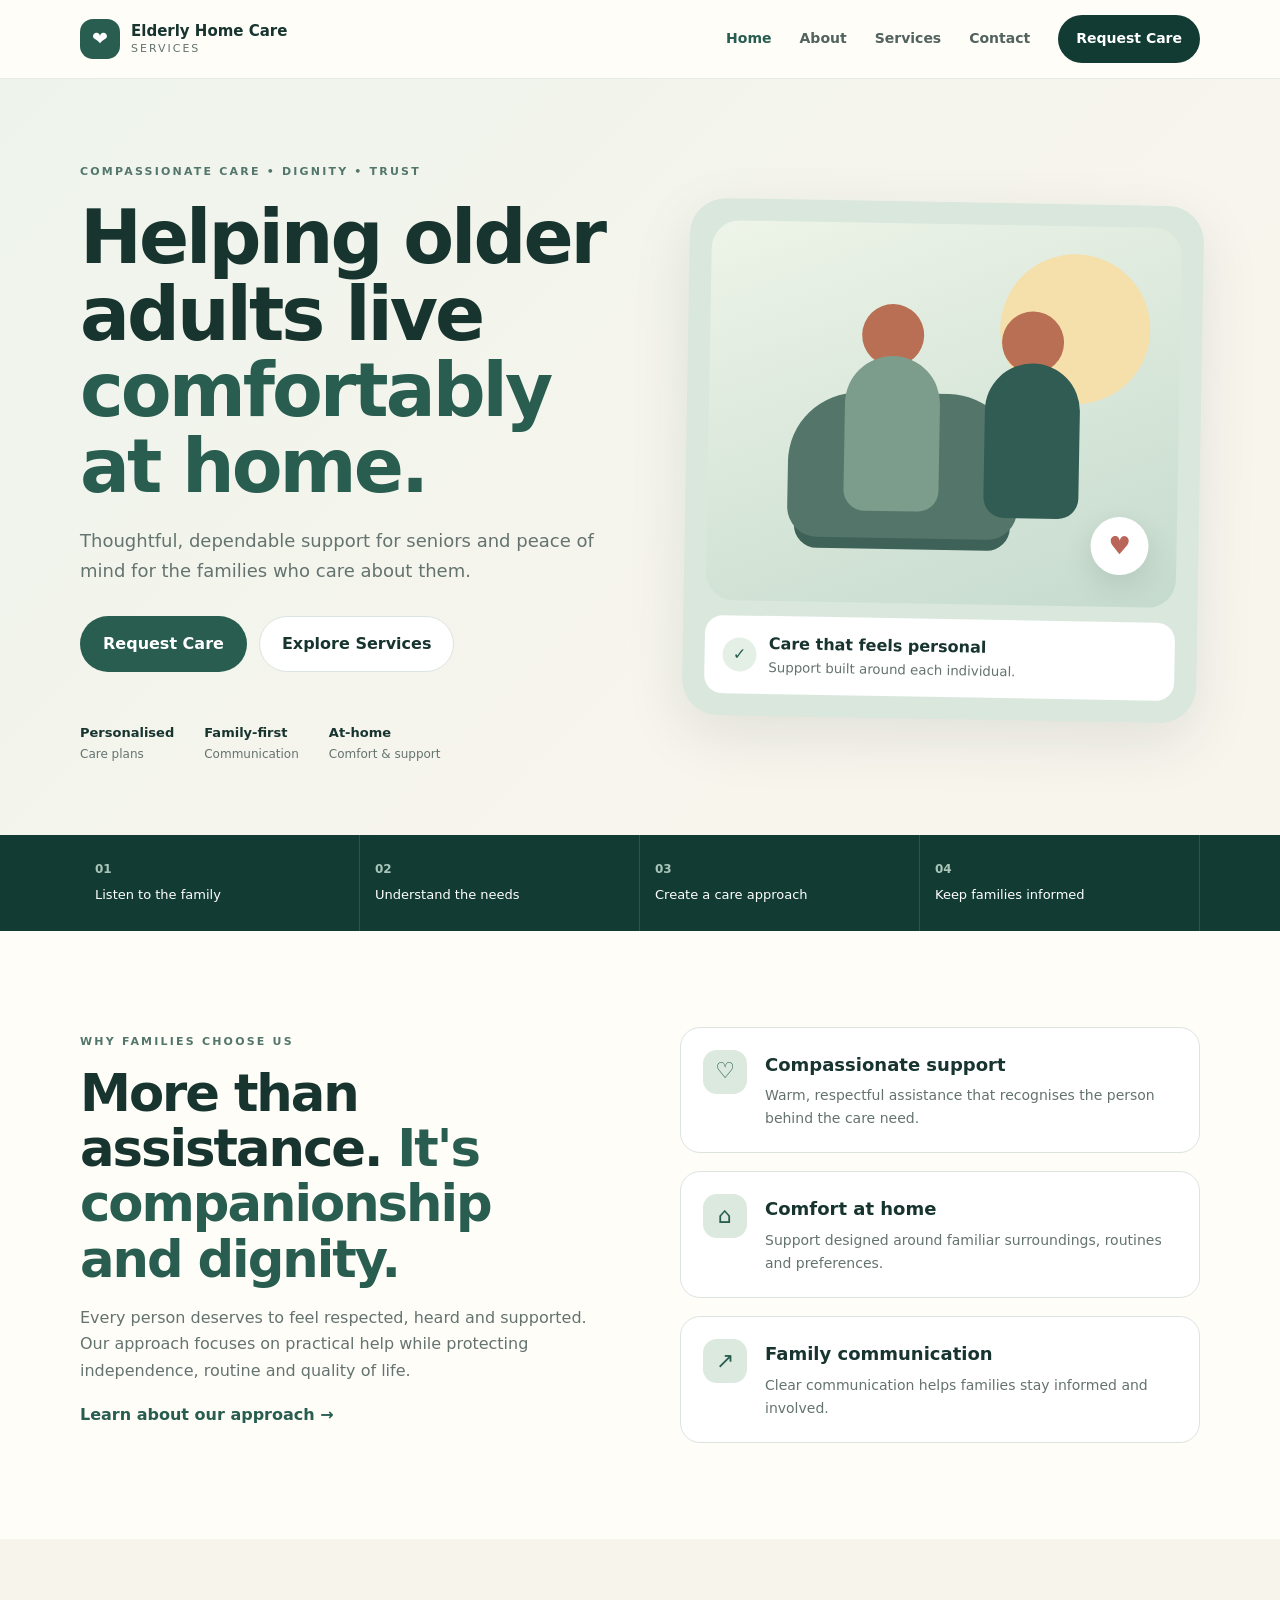
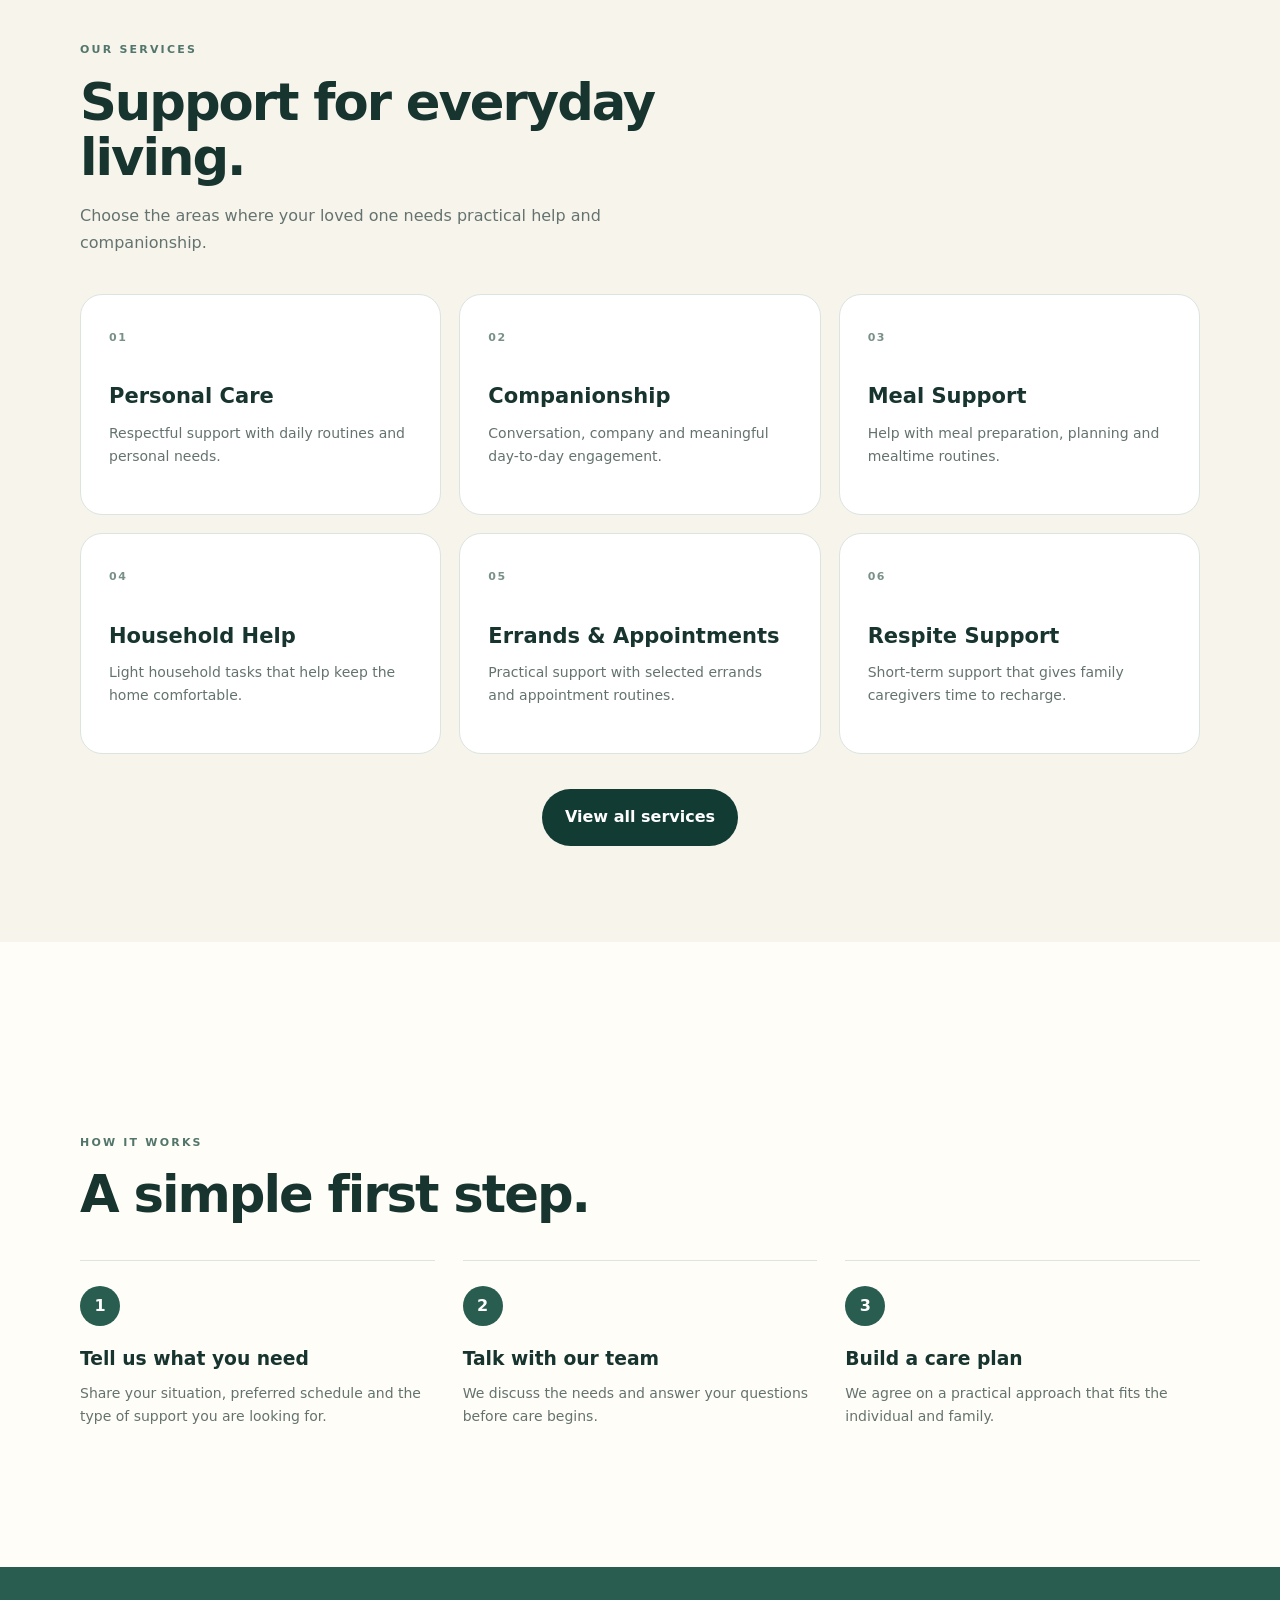
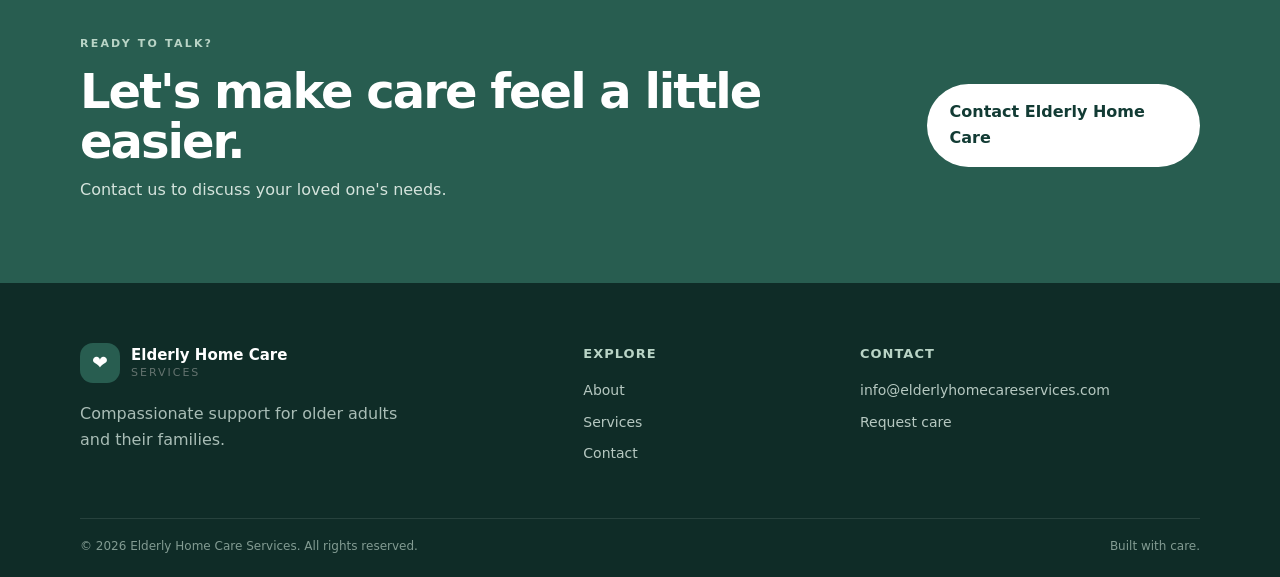
<file: index.html>
<!DOCTYPE html>
<html lang="en">
<head>
  <meta charset="UTF-8">
  <meta name="viewport" content="width=device-width, initial-scale=1.0">
  <meta name="description" content="Elderly Home Care Services provides compassionate, dependable in-home support for older adults and their families.">
  <title>Elderly Home Care Services | Compassionate Care at Home</title>
  <link rel="icon" href="assets/favicon.svg"><link rel="stylesheet" href="assets/style.css">
</head>
<body>
  <header class="site-header">
    <div class="container nav-wrap">
      <a class="brand" href="index.html" aria-label="Elderly Home Care Services home">
        <span class="brand-mark">❤</span>
        <span><strong>Elderly Home Care</strong><small>Services</small></span>
      </a>
      <button class="menu-toggle" aria-label="Open menu" aria-expanded="false">☰</button>
      <nav class="nav" aria-label="Main navigation">
        <a class="active" href="index.html">Home</a>
        <a href="about.html">About</a>
        <a href="services.html">Services</a>
        <a href="contact.html">Contact</a>
        <a class="nav-cta" href="contact.html">Request Care</a>
      </nav>
    </div>
  </header>

  <main>
    <section class="hero">
      <div class="container hero-grid">
        <div class="hero-copy">
          <span class="eyebrow">COMPASSIONATE CARE • DIGNITY • TRUST</span>
          <h1>Helping older adults live <span>comfortably at home.</span></h1>
          <p>Thoughtful, dependable support for seniors and peace of mind for the families who care about them.</p>
          <div class="hero-actions">
            <a class="btn btn-primary" href="contact.html">Request Care</a>
            <a class="btn btn-secondary" href="services.html">Explore Services</a>
          </div>
          <div class="trust-row">
            <div><strong>Personalised</strong><span>Care plans</span></div>
            <div><strong>Family-first</strong><span>Communication</span></div>
            <div><strong>At-home</strong><span>Comfort & support</span></div>
          </div>
        </div>
        <div class="hero-card">
          <div class="care-scene">
            <div class="sun"></div>
            <div class="plant plant-a"></div>
            <div class="plant plant-b"></div>
            <div class="chair"></div>
            <div class="person person-one"><i></i></div>
            <div class="person person-two"><i></i></div>
            <div class="care-heart">♥</div>
          </div>
          <div class="hero-note"><span>✓</span><div><strong>Care that feels personal</strong><small>Support built around each individual.</small></div></div>
        </div>
      </div>
    </section>

    <section class="stats">
      <div class="container stats-grid">
        <div><strong>01</strong><span>Listen to the family</span></div>
        <div><strong>02</strong><span>Understand the needs</span></div>
        <div><strong>03</strong><span>Create a care approach</span></div>
        <div><strong>04</strong><span>Keep families informed</span></div>
      </div>
    </section>

    <section class="section">
      <div class="container two-col">
        <div>
          <span class="eyebrow">WHY FAMILIES CHOOSE US</span>
          <h2>More than assistance. <span>It's companionship and dignity.</span></h2>
          <p>Every person deserves to feel respected, heard and supported. Our approach focuses on practical help while protecting independence, routine and quality of life.</p>
          <a class="text-link" href="about.html">Learn about our approach →</a>
        </div>
        <div class="feature-list">
          <article><span class="icon">♡</span><div><h3>Compassionate support</h3><p>Warm, respectful assistance that recognises the person behind the care need.</p></div></article>
          <article><span class="icon">⌂</span><div><h3>Comfort at home</h3><p>Support designed around familiar surroundings, routines and preferences.</p></div></article>
          <article><span class="icon">↗</span><div><h3>Family communication</h3><p>Clear communication helps families stay informed and involved.</p></div></article>
        </div>
      </div>
    </section>

    <section class="section soft">
      <div class="container">
        <div class="section-heading">
          <span class="eyebrow">OUR SERVICES</span>
          <h2>Support for everyday living.</h2>
          <p>Choose the areas where your loved one needs practical help and companionship.</p>
        </div>
        <div class="service-grid">
          <article class="service-card"><span class="service-number">01</span><h3>Personal Care</h3><p>Respectful support with daily routines and personal needs.</p></article>
          <article class="service-card"><span class="service-number">02</span><h3>Companionship</h3><p>Conversation, company and meaningful day-to-day engagement.</p></article>
          <article class="service-card"><span class="service-number">03</span><h3>Meal Support</h3><p>Help with meal preparation, planning and mealtime routines.</p></article>
          <article class="service-card"><span class="service-number">04</span><h3>Household Help</h3><p>Light household tasks that help keep the home comfortable.</p></article>
          <article class="service-card"><span class="service-number">05</span><h3>Errands & Appointments</h3><p>Practical support with selected errands and appointment routines.</p></article>
          <article class="service-card"><span class="service-number">06</span><h3>Respite Support</h3><p>Short-term support that gives family caregivers time to recharge.</p></article>
        </div>
        <div class="center"><a class="btn btn-dark" href="services.html">View all services</a></div>
      </div>
    </section>

    <section class="section">
      <div class="container process">
        <div class="section-heading">
          <span class="eyebrow">HOW IT WORKS</span>
          <h2>A simple first step.</h2>
        </div>
        <div class="process-grid">
          <div><span>1</span><h3>Tell us what you need</h3><p>Share your situation, preferred schedule and the type of support you are looking for.</p></div>
          <div><span>2</span><h3>Talk with our team</h3><p>We discuss the needs and answer your questions before care begins.</p></div>
          <div><span>3</span><h3>Build a care plan</h3><p>We agree on a practical approach that fits the individual and family.</p></div>
        </div>
      </div>
    </section>

    <section class="cta">
      <div class="container cta-inner">
        <div><span class="eyebrow">READY TO TALK?</span><h2>Let's make care feel a little easier.</h2><p>Contact us to discuss your loved one's needs.</p></div>
        <a class="btn btn-light" href="contact.html">Contact Elderly Home Care</a>
      </div>
    </section>
  </main>

  <footer class="footer">
    <div class="container footer-grid">
      <div><a class="brand footer-brand" href="index.html"><span class="brand-mark">❤</span><span><strong>Elderly Home Care</strong><small>Services</small></span></a><p>Compassionate support for older adults and their families.</p></div>
      <div><h4>Explore</h4><a href="about.html">About</a><a href="services.html">Services</a><a href="contact.html">Contact</a></div>
      <div><h4>Contact</h4><a href="mailto:info@elderlyhomecareservices.com">info@elderlyhomecareservices.com</a><a href="contact.html">Request care</a></div>
    </div>
    <div class="container footer-bottom"><span>© <span id="year"></span> Elderly Home Care Services. All rights reserved.</span><span>Built with care.</span></div>
  </footer>
  <script src="assets/script.js"></script>
</body>
</html>
</file>
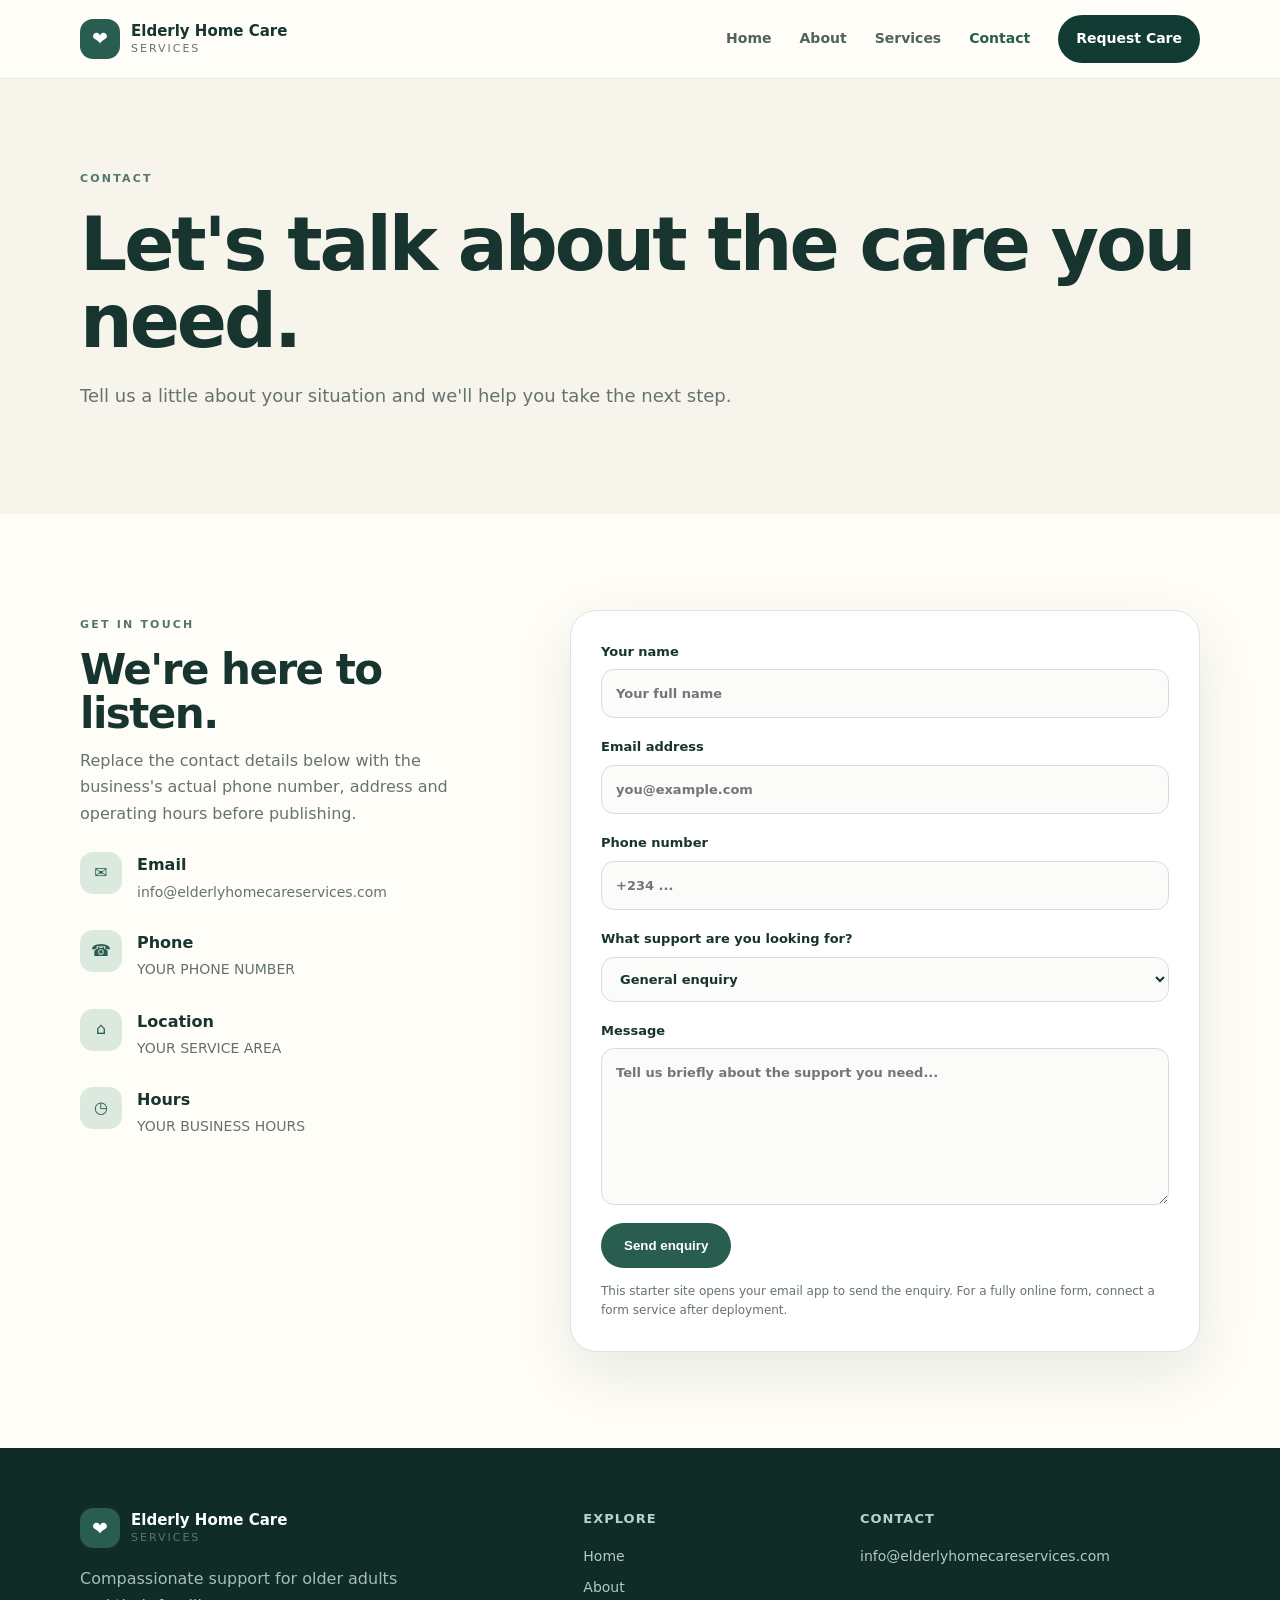
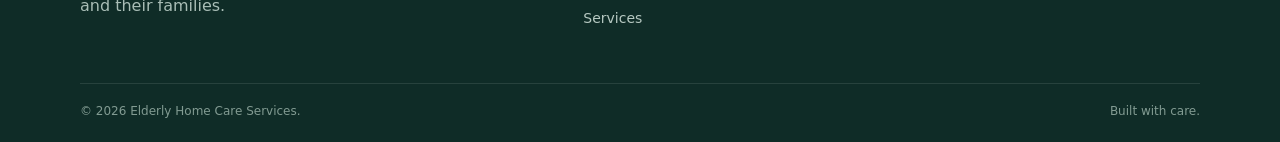
<file: contact.html>
<!DOCTYPE html>
<html lang="en">
<head>
  <meta charset="UTF-8"><meta name="viewport" content="width=device-width, initial-scale=1.0">
  <meta name="description" content="Contact Elderly Home Care Services to discuss home care and companionship support.">
  <title>Contact | Elderly Home Care Services</title>
  <link rel="icon" href="assets/favicon.svg"><link rel="stylesheet" href="assets/style.css">
</head>
<body>
<header class="site-header"><div class="container nav-wrap"><a class="brand" href="index.html"><span class="brand-mark">❤</span><span><strong>Elderly Home Care</strong><small>Services</small></span></a><button class="menu-toggle" aria-label="Open menu" aria-expanded="false">☰</button><nav class="nav"><a href="index.html">Home</a><a href="about.html">About</a><a href="services.html">Services</a><a class="active" href="contact.html">Contact</a><a class="nav-cta" href="contact.html">Request Care</a></nav></div></header>
<main>
<section class="page-hero"><div class="container"><span class="eyebrow">CONTACT</span><h1>Let's talk about the care you need.</h1><p>Tell us a little about your situation and we'll help you take the next step.</p></div></section>
<section class="section"><div class="container contact-grid">
<div class="contact-info"><span class="eyebrow">GET IN TOUCH</span><h2>We're here to listen.</h2><p>Replace the contact details below with the business's actual phone number, address and operating hours before publishing.</p>
<div class="contact-item"><span>✉</span><div><strong>Email</strong><a href="mailto:info@elderlyhomecareservices.com">info@elderlyhomecareservices.com</a></div></div>
<div class="contact-item"><span>☎</span><div><strong>Phone</strong><p>YOUR PHONE NUMBER</p></div></div>
<div class="contact-item"><span>⌂</span><div><strong>Location</strong><p>YOUR SERVICE AREA</p></div></div>
<div class="contact-item"><span>◷</span><div><strong>Hours</strong><p>YOUR BUSINESS HOURS</p></div></div>
</div>
<form class="contact-form" id="contactForm">
<label>Your name<input name="name" required placeholder="Your full name"></label>
<label>Email address<input type="email" name="email" required placeholder="you@example.com"></label>
<label>Phone number<input name="phone" placeholder="+234 ..."></label>
<label>What support are you looking for?<select name="service"><option>General enquiry</option><option>Personal care</option><option>Companionship</option><option>Meal support</option><option>Household help</option><option>Errands & appointments</option><option>Respite support</option></select></label>
<label>Message<textarea name="message" required rows="6" placeholder="Tell us briefly about the support you need..."></textarea></label>
<button class="btn btn-primary" type="submit">Send enquiry</button>
<p class="form-note">This starter site opens your email app to send the enquiry. For a fully online form, connect a form service after deployment.</p>
</form>
</div></section>
</main>
<footer class="footer"><div class="container footer-grid"><div><a class="brand footer-brand" href="index.html"><span class="brand-mark">❤</span><span><strong>Elderly Home Care</strong><small>Services</small></span></a><p>Compassionate support for older adults and their families.</p></div><div><h4>Explore</h4><a href="index.html">Home</a><a href="about.html">About</a><a href="services.html">Services</a></div><div><h4>Contact</h4><a href="mailto:info@elderlyhomecareservices.com">info@elderlyhomecareservices.com</a></div></div><div class="container footer-bottom"><span>© <span id="year"></span> Elderly Home Care Services.</span><span>Built with care.</span></div></footer>
<script src="assets/script.js"></script>
</body>
</html>
</file>
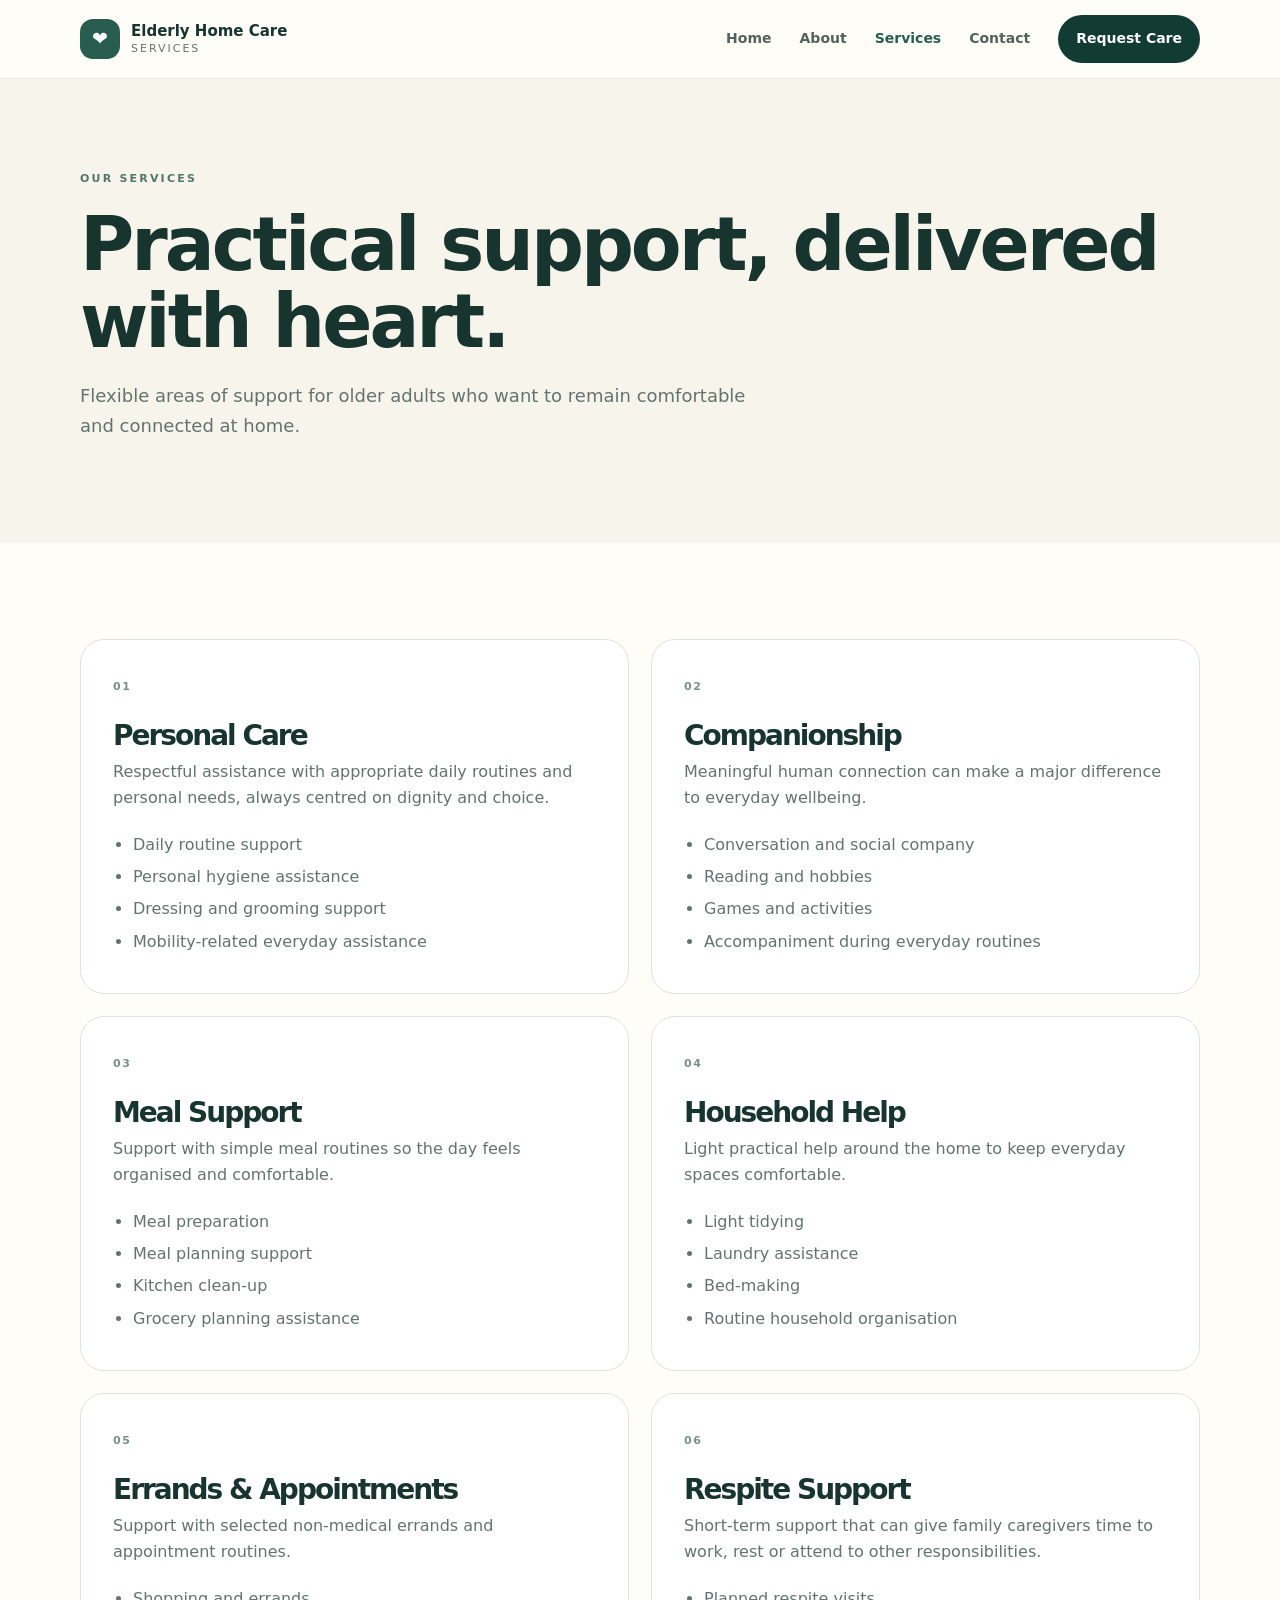
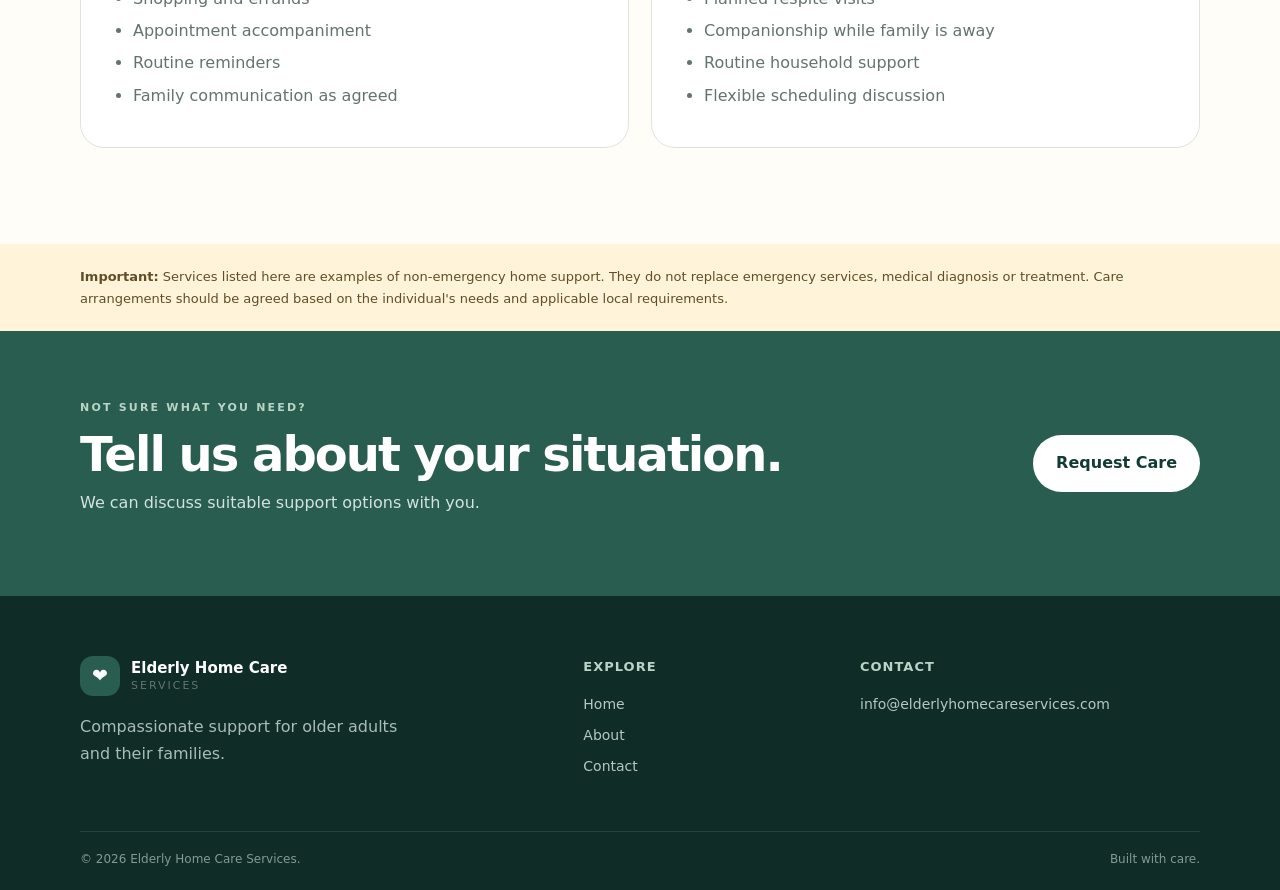
<file: services.html>
<!DOCTYPE html>
<html lang="en">
<head>
  <meta charset="UTF-8"><meta name="viewport" content="width=device-width, initial-scale=1.0">
  <meta name="description" content="Explore home care and companionship services from Elderly Home Care Services.">
  <title>Services | Elderly Home Care Services</title>
  <link rel="icon" href="assets/favicon.svg"><link rel="stylesheet" href="assets/style.css">
</head>
<body>
<header class="site-header"><div class="container nav-wrap"><a class="brand" href="index.html"><span class="brand-mark">❤</span><span><strong>Elderly Home Care</strong><small>Services</small></span></a><button class="menu-toggle" aria-label="Open menu" aria-expanded="false">☰</button><nav class="nav"><a href="index.html">Home</a><a href="about.html">About</a><a class="active" href="services.html">Services</a><a href="contact.html">Contact</a><a class="nav-cta" href="contact.html">Request Care</a></nav></div></header>
<main>
<section class="page-hero"><div class="container"><span class="eyebrow">OUR SERVICES</span><h1>Practical support, delivered with heart.</h1><p>Flexible areas of support for older adults who want to remain comfortable and connected at home.</p></div></section>
<section class="section"><div class="container service-detail-grid">
<article class="detail-card"><span class="service-number">01</span><h2>Personal Care</h2><p>Respectful assistance with appropriate daily routines and personal needs, always centred on dignity and choice.</p><ul><li>Daily routine support</li><li>Personal hygiene assistance</li><li>Dressing and grooming support</li><li>Mobility-related everyday assistance</li></ul></article>
<article class="detail-card"><span class="service-number">02</span><h2>Companionship</h2><p>Meaningful human connection can make a major difference to everyday wellbeing.</p><ul><li>Conversation and social company</li><li>Reading and hobbies</li><li>Games and activities</li><li>Accompaniment during everyday routines</li></ul></article>
<article class="detail-card"><span class="service-number">03</span><h2>Meal Support</h2><p>Support with simple meal routines so the day feels organised and comfortable.</p><ul><li>Meal preparation</li><li>Meal planning support</li><li>Kitchen clean-up</li><li>Grocery planning assistance</li></ul></article>
<article class="detail-card"><span class="service-number">04</span><h2>Household Help</h2><p>Light practical help around the home to keep everyday spaces comfortable.</p><ul><li>Light tidying</li><li>Laundry assistance</li><li>Bed-making</li><li>Routine household organisation</li></ul></article>
<article class="detail-card"><span class="service-number">05</span><h2>Errands & Appointments</h2><p>Support with selected non-medical errands and appointment routines.</p><ul><li>Shopping and errands</li><li>Appointment accompaniment</li><li>Routine reminders</li><li>Family communication as agreed</li></ul></article>
<article class="detail-card"><span class="service-number">06</span><h2>Respite Support</h2><p>Short-term support that can give family caregivers time to work, rest or attend to other responsibilities.</p><ul><li>Planned respite visits</li><li>Companionship while family is away</li><li>Routine household support</li><li>Flexible scheduling discussion</li></ul></article>
</div></div></section>
<section class="notice"><div class="container"><strong>Important:</strong> Services listed here are examples of non-emergency home support. They do not replace emergency services, medical diagnosis or treatment. Care arrangements should be agreed based on the individual's needs and applicable local requirements.</div></section>
<section class="cta"><div class="container cta-inner"><div><span class="eyebrow">NOT SURE WHAT YOU NEED?</span><h2>Tell us about your situation.</h2><p>We can discuss suitable support options with you.</p></div><a class="btn btn-light" href="contact.html">Request Care</a></div></section>
</main>
<footer class="footer"><div class="container footer-grid"><div><a class="brand footer-brand" href="index.html"><span class="brand-mark">❤</span><span><strong>Elderly Home Care</strong><small>Services</small></span></a><p>Compassionate support for older adults and their families.</p></div><div><h4>Explore</h4><a href="index.html">Home</a><a href="about.html">About</a><a href="contact.html">Contact</a></div><div><h4>Contact</h4><a href="mailto:info@elderlyhomecareservices.com">info@elderlyhomecareservices.com</a></div></div><div class="container footer-bottom"><span>© <span id="year"></span> Elderly Home Care Services.</span><span>Built with care.</span></div></footer>
<script src="assets/script.js"></script>
</body>
</html>
</file>
<file: assets/style.css>
:root{--ink:#17342f;--muted:#64736f;--cream:#f7f4ec;--paper:#fffdf8;--sage:#dce9df;--green:#285d50;--dark:#123b34;--line:#dce4df;--white:#fff;--shadow:0 20px 60px rgba(23,52,47,.10);--radius:24px}*{box-sizing:border-box}html{scroll-behavior:smooth}body{margin:0;font-family:Inter,ui-sans-serif,system-ui,-apple-system,BlinkMacSystemFont,"Segoe UI",sans-serif;color:var(--ink);background:var(--paper);line-height:1.65}a{color:inherit;text-decoration:none}p{color:var(--muted);margin:0 0 18px}.container{width:min(1120px,calc(100% - 40px));margin:auto}.site-header{position:sticky;top:0;z-index:50;background:rgba(255,253,248,.94);backdrop-filter:blur(14px);border-bottom:1px solid rgba(220,228,223,.75)}.nav-wrap{height:78px;display:flex;align-items:center;justify-content:space-between}.brand{display:flex;align-items:center;gap:11px;color:var(--ink)}.brand-mark{width:40px;height:40px;border-radius:13px;background:var(--green);color:#fff;display:grid;place-items:center;font-size:19px}.brand strong,.brand small{display:block;line-height:1.1}.brand strong{font-size:15px}.brand small{font-size:11px;letter-spacing:2px;text-transform:uppercase;color:var(--muted);margin-top:4px}.nav{display:flex;align-items:center;gap:28px;font-size:14px;font-weight:650}.nav a{color:#52625e}.nav a:hover,.nav a.active{color:var(--green)}.nav-cta{background:var(--dark)!important;color:#fff!important;padding:12px 18px;border-radius:999px}.menu-toggle{display:none;border:0;background:none;font-size:28px;color:var(--ink)}.hero{background:linear-gradient(135deg,#eef4ec 0%,#f8f5ed 70%);padding:78px 0 70px;overflow:hidden}.hero-grid{display:grid;grid-template-columns:1.03fr .97fr;gap:60px;align-items:center}.eyebrow{font-size:11px;font-weight:800;letter-spacing:2.2px;color:#53766c}.hero h1,.page-hero h1{font-size:clamp(44px,6vw,74px);line-height:1.03;letter-spacing:-3px;margin:16px 0 22px}.hero h1 span,h2 span{color:var(--green)}.hero-copy>p{font-size:18px;max-width:620px}.hero-actions{display:flex;gap:12px;margin:30px 0}.btn{display:inline-flex;justify-content:center;align-items:center;padding:14px 22px;border-radius:999px;font-weight:750;border:1px solid transparent;transition:.2s ease;cursor:pointer}.btn:hover{transform:translateY(-2px)}.btn-primary{background:var(--green);color:#fff}.btn-secondary{background:#fff;border-color:var(--line);color:var(--ink)}.btn-dark{background:var(--dark);color:#fff}.btn-light{background:#fff;color:var(--dark)}.trust-row{display:flex;gap:30px;padding-top:20px}.trust-row div{display:grid;gap:2px}.trust-row strong{font-size:13px}.trust-row span{font-size:12px;color:var(--muted)}.hero-card{background:#d9e7dd;border-radius:36px;padding:22px;box-shadow:var(--shadow);transform:rotate(1deg)}.care-scene{height:380px;border-radius:28px;background:linear-gradient(160deg,#eef4e8,#c5dbce);position:relative;overflow:hidden}.sun{position:absolute;width:150px;height:150px;border-radius:50%;background:#f5dfaa;right:30px;top:28px}.chair{position:absolute;width:230px;height:145px;background:#54766a;border-radius:70px 70px 30px 30px;bottom:65px;left:80px;box-shadow:0 18px 0 -7px #3f6258}.person{position:absolute;border-radius:50% 50% 18% 18%;bottom:87px}.person:before{content:"";position:absolute;width:62px;height:62px;border-radius:50%;background:#b96f54;top:-52px;left:32px}.person:after{content:"";position:absolute;width:95px;height:155px;border-radius:50px 50px 22px 22px;background:#d79a72;top:0;left:16px}.person-one{left:120px;width:120px;height:160px}.person-one:after{background:#7d9d8c}.person-two{left:260px;width:115px;height:155px}.person-two:after{background:#315c53}.care-heart{position:absolute;right:28px;bottom:32px;width:58px;height:58px;border-radius:50%;background:#fff;color:#b96558;display:grid;place-items:center;font-size:25px;box-shadow:0 10px 30px rgba(0,0,0,.1)}.hero-note{background:#fff;border-radius:18px;padding:15px 18px;margin-top:15px;display:flex;gap:12px;align-items:center}.hero-note>span{width:34px;height:34px;border-radius:50%;background:#e4f0e6;color:var(--green);display:grid;place-items:center;font-weight:900}.hero-note small{display:block;color:var(--muted)}.stats{background:var(--dark);color:#fff}.stats-grid{display:grid;grid-template-columns:repeat(4,1fr)}.stats-grid div{padding:25px 15px;border-right:1px solid rgba(255,255,255,.12);display:grid;gap:4px}.stats-grid strong{font-size:12px;color:#a9c5b8}.stats-grid span{font-size:13px}.section{padding:96px 0}.two-col{display:grid;grid-template-columns:1fr 1fr;gap:80px;align-items:start}.section h2{font-size:clamp(32px,4vw,52px);line-height:1.08;letter-spacing:-2px;margin:13px 0 18px}.text-link{font-weight:800;color:var(--green)}.feature-list{display:grid;gap:18px}.feature-list article{display:flex;gap:18px;padding:22px;border:1px solid var(--line);border-radius:20px;background:#fff}.feature-list h3{margin:0 0 5px;font-size:18px}.feature-list p{margin:0;font-size:14px}.icon{width:44px;height:44px;flex:0 0 44px;border-radius:14px;background:var(--sage);display:grid;place-items:center;color:var(--green);font-size:22px}.soft{background:var(--cream)}.section-heading{max-width:650px;margin-bottom:38px}.section-heading p{font-size:16px}.service-grid{display:grid;grid-template-columns:repeat(3,1fr);gap:18px}.service-card{background:#fff;border:1px solid var(--line);padding:28px;border-radius:22px;min-height:205px;transition:.2s}.service-card:hover,.detail-card:hover{transform:translateY(-4px);box-shadow:var(--shadow)}.service-number{font-size:11px;font-weight:900;letter-spacing:1.5px;color:#789187}.service-card h3{font-size:21px;margin:30px 0 8px}.service-card p{font-size:14px}.center{text-align:center;margin-top:35px}.process{padding-top:90px}.process-grid{display:grid;grid-template-columns:repeat(3,1fr);gap:28px}.process-grid>div{padding:25px 0;border-top:1px solid var(--line)}.process-grid span{width:40px;height:40px;border-radius:50%;background:var(--green);color:#fff;display:grid;place-items:center;font-weight:800}.process-grid h3{margin:18px 0 7px}.process-grid p{font-size:14px}.cta{background:var(--green);color:#fff;padding:62px 0}.cta .eyebrow{color:#b9d4c6}.cta h2{font-size:clamp(32px,4vw,48px);letter-spacing:-2px;line-height:1.05;margin:10px 0}.cta p{color:#d4e3dc}.cta-inner{display:flex;align-items:center;justify-content:space-between;gap:40px}.footer{background:#0f2c27;color:#fff;padding:60px 0 20px}.footer p{color:#a9bdb6;max-width:320px}.footer-brand{color:#fff;margin-bottom:18px}.footer-grid{display:grid;grid-template-columns:2fr 1fr 1.5fr;gap:50px}.footer h4{margin:0 0 15px;font-size:13px;letter-spacing:1px;text-transform:uppercase;color:#b9d4c6}.footer-grid>div>a:not(.brand){display:block;color:#b6c8c1;font-size:14px;margin:8px 0}.footer-bottom{border-top:1px solid rgba(255,255,255,.1);margin-top:45px;padding-top:18px;display:flex;justify-content:space-between;color:#829b92;font-size:12px}.page-hero{background:var(--cream);padding:85px 0}.page-hero p{max-width:680px;font-size:18px}.about-intro{align-items:center}.quote-card{background:var(--dark);color:#fff;padding:42px;border-radius:28px}.quote-card>span{font-size:60px;line-height:.5;color:#a9c5b8}.quote-card p{color:#fff;font-size:25px;line-height:1.35;margin:15px 0 0}.values-grid{display:grid;grid-template-columns:repeat(4,1fr);gap:18px}.values-grid article{background:#fff;border:1px solid var(--line);padding:25px;border-radius:20px}.values-grid span{font-size:12px;color:var(--green);font-weight:900}.values-grid h3{margin:25px 0 8px}.values-grid p{font-size:14px}.service-detail-grid{display:grid;grid-template-columns:repeat(2,1fr);gap:22px}.detail-card{padding:32px;border:1px solid var(--line);border-radius:24px;background:#fff;transition:.2s}.detail-card h2{font-size:28px;margin:22px 0 8px}.detail-card ul{padding-left:20px;color:var(--muted);margin:20px 0 0}.detail-card li{margin:6px 0}.notice{background:#fff3d9;padding:22px 0;color:#624d27;font-size:13px}.contact-grid{display:grid;grid-template-columns:.8fr 1.2fr;gap:70px}.contact-info h2{font-size:42px;line-height:1.05;letter-spacing:-1.5px;margin:12px 0}.contact-item{display:flex;gap:15px;margin:25px 0}.contact-item>span{width:42px;height:42px;border-radius:13px;background:var(--sage);display:grid;place-items:center;color:var(--green)}.contact-item strong{display:block}.contact-item p,.contact-item a{font-size:14px;margin:2px 0;color:var(--muted)}.contact-form{background:#fff;border:1px solid var(--line);border-radius:26px;padding:30px;box-shadow:var(--shadow)}.contact-form label{display:block;font-weight:700;font-size:13px;margin-bottom:18px}.contact-form input,.contact-form textarea,.contact-form select{display:block;width:100%;margin-top:7px;border:1px solid #d5dfda;border-radius:13px;padding:13px 14px;font:inherit;background:#fbfcfa;color:var(--ink);outline:none}.contact-form input:focus,.contact-form textarea:focus,.contact-form select:focus{border-color:var(--green);box-shadow:0 0 0 3px rgba(40,93,80,.1)}.contact-form textarea{resize:vertical}.form-note{font-size:12px;margin:14px 0 0}.form-success{background:#e7f2e9;color:#245542;border-radius:12px;padding:12px;margin-top:15px;font-size:13px}.form-error{background:#fbe8e6;color:#743d37;border-radius:12px;padding:12px;margin-top:15px;font-size:13px}@media(max-width:850px){.nav{display:none;position:absolute;top:78px;left:0;right:0;background:#fffdf8;padding:20px;flex-direction:column;align-items:stretch;border-bottom:1px solid var(--line);box-shadow:0 20px 30px rgba(0,0,0,.06)}.nav.open{display:flex}.menu-toggle{display:block}.hero-grid,.two-col,.contact-grid{grid-template-columns:1fr}.hero{padding-top:55px}.hero-card{max-width:650px;margin:auto}.service-grid{grid-template-columns:repeat(2,1fr)}.process-grid{grid-template-columns:1fr}.values-grid{grid-template-columns:repeat(2,1fr)}.footer-grid{grid-template-columns:1fr 1fr}.stats-grid{grid-template-columns:repeat(2,1fr)}.cta-inner{flex-direction:column;align-items:flex-start}.service-detail-grid{grid-template-columns:1fr}}@media(max-width:560px){.container{width:min(100% - 28px,1120px)}.hero h1,.page-hero h1{font-size:43px;letter-spacing:-2px}.hero-actions{flex-direction:column}.trust-row{gap:14px;flex-wrap:wrap}.care-scene{height:290px}.chair{left:35px}.person-one{left:70px}.person-two{left:205px}.service-grid,.values-grid,.footer-grid{grid-template-columns:1fr}.stats-grid div{padding:20px 10px}.section{padding:70px 0}.footer-bottom{flex-direction:column;gap:8px}.contact-form{padding:22px}.page-hero{padding:65px 0}}
</file>
